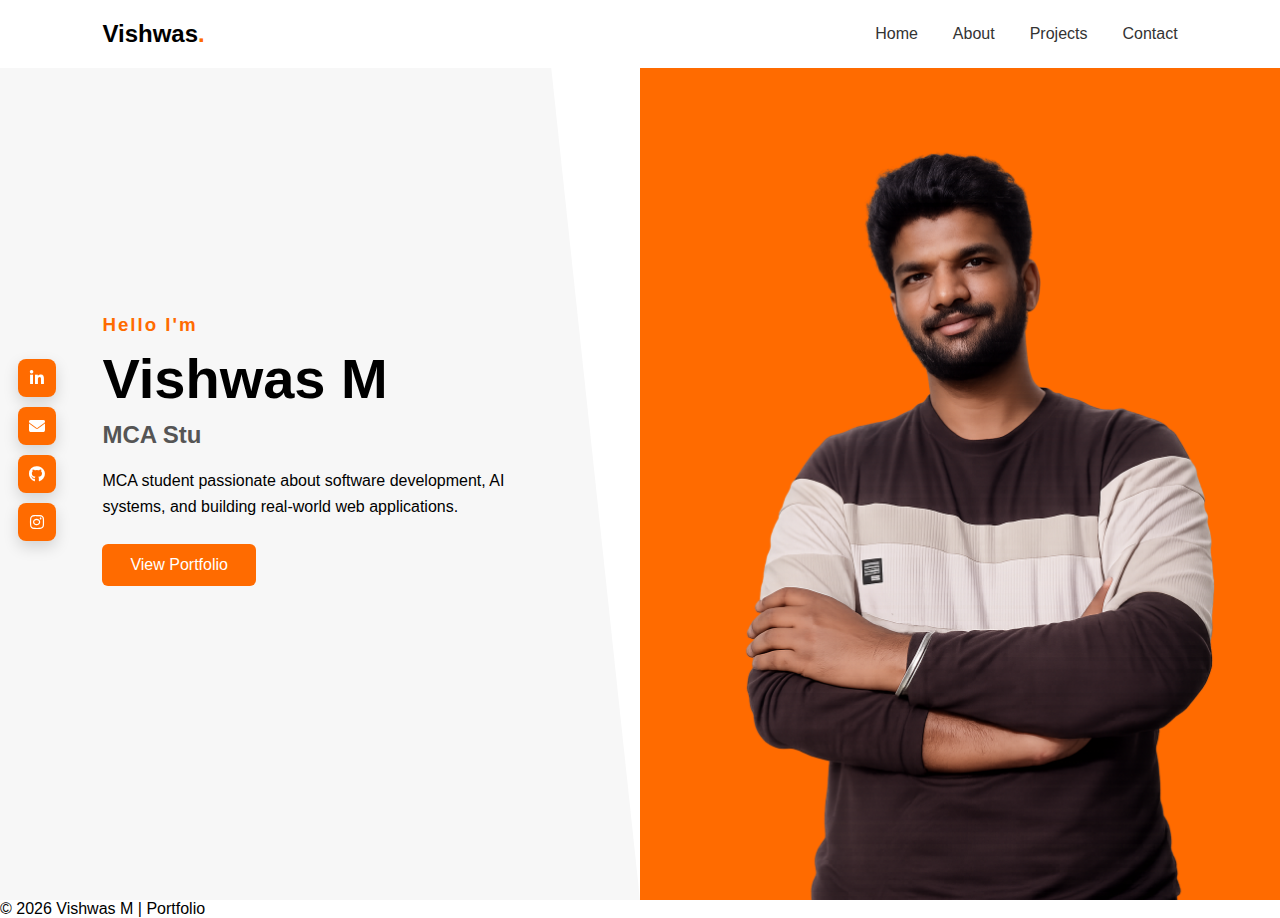
<file: index.html>
<!DOCTYPE html>
<html>
<head>
<title>Vishwas M | Portfolio</title>
<meta name="viewport" content="width=device-width, initial-scale=1.0">
<link rel="stylesheet" href="style.css">

<link rel="stylesheet"
href="https://cdnjs.cloudflare.com/ajax/libs/font-awesome/6.5.0/css/all.min.css">

</head>

<div class="social-fixed">

<a href="https://www.linkedin.com/in/vishwas-m-31685a308/" target="_blank">
<i class="fab fa-linkedin-in"></i>
</a>

<a href="mailto:vishwasm485@gmail.com?subject=Contact from Portfolio&body=Hello Vishwas,">
<i class="fas fa-envelope"></i>
</a>

<a href="https://github.com/Vishwasm485" target="_blank">
<i class="fab fa-github"></i>
</a>

<a href="https://www.instagram.com/_.vishwas.__m?igsh=dDV6em12bTk2ajlh" target="_blank">
<i class="fab fa-instagram"></i>
</a>

</div>

<body>

<header class="navbar">
<div class="logo">Vishwas<span>.</span></div>

<ul class="nav-links">
<li><a href="#">Home</a></li>
<li><a href="about.html">About</a></li>
<li><a href="projects.html">Projects</a></li>
<li><a href="contact.html">Contact</a></li>
</ul>
</header>

<section class="hero">

<!-- LEFT CONTENT -->
<div class="hero-left">

<h3>Hello I'm</h3>

<h1>Vishwas M</h1>

<h2><span id="typing"></span></h2>

<p>
MCA student passionate about software development, AI systems,
and building real-world web applications.
</p>

<a href="projects.html" class="btn">View Portfolio</a>

</div>

<!-- RIGHT IMAGE -->
<div class="hero-right">
<img src="profileimage.png" alt="Vishwas">
</div>


</section>

<script src="script.js"></script>

<footer class="footer">
<p>© 2026 Vishwas M | Portfolio</p>
</footer>

</body>
</html>
</file>
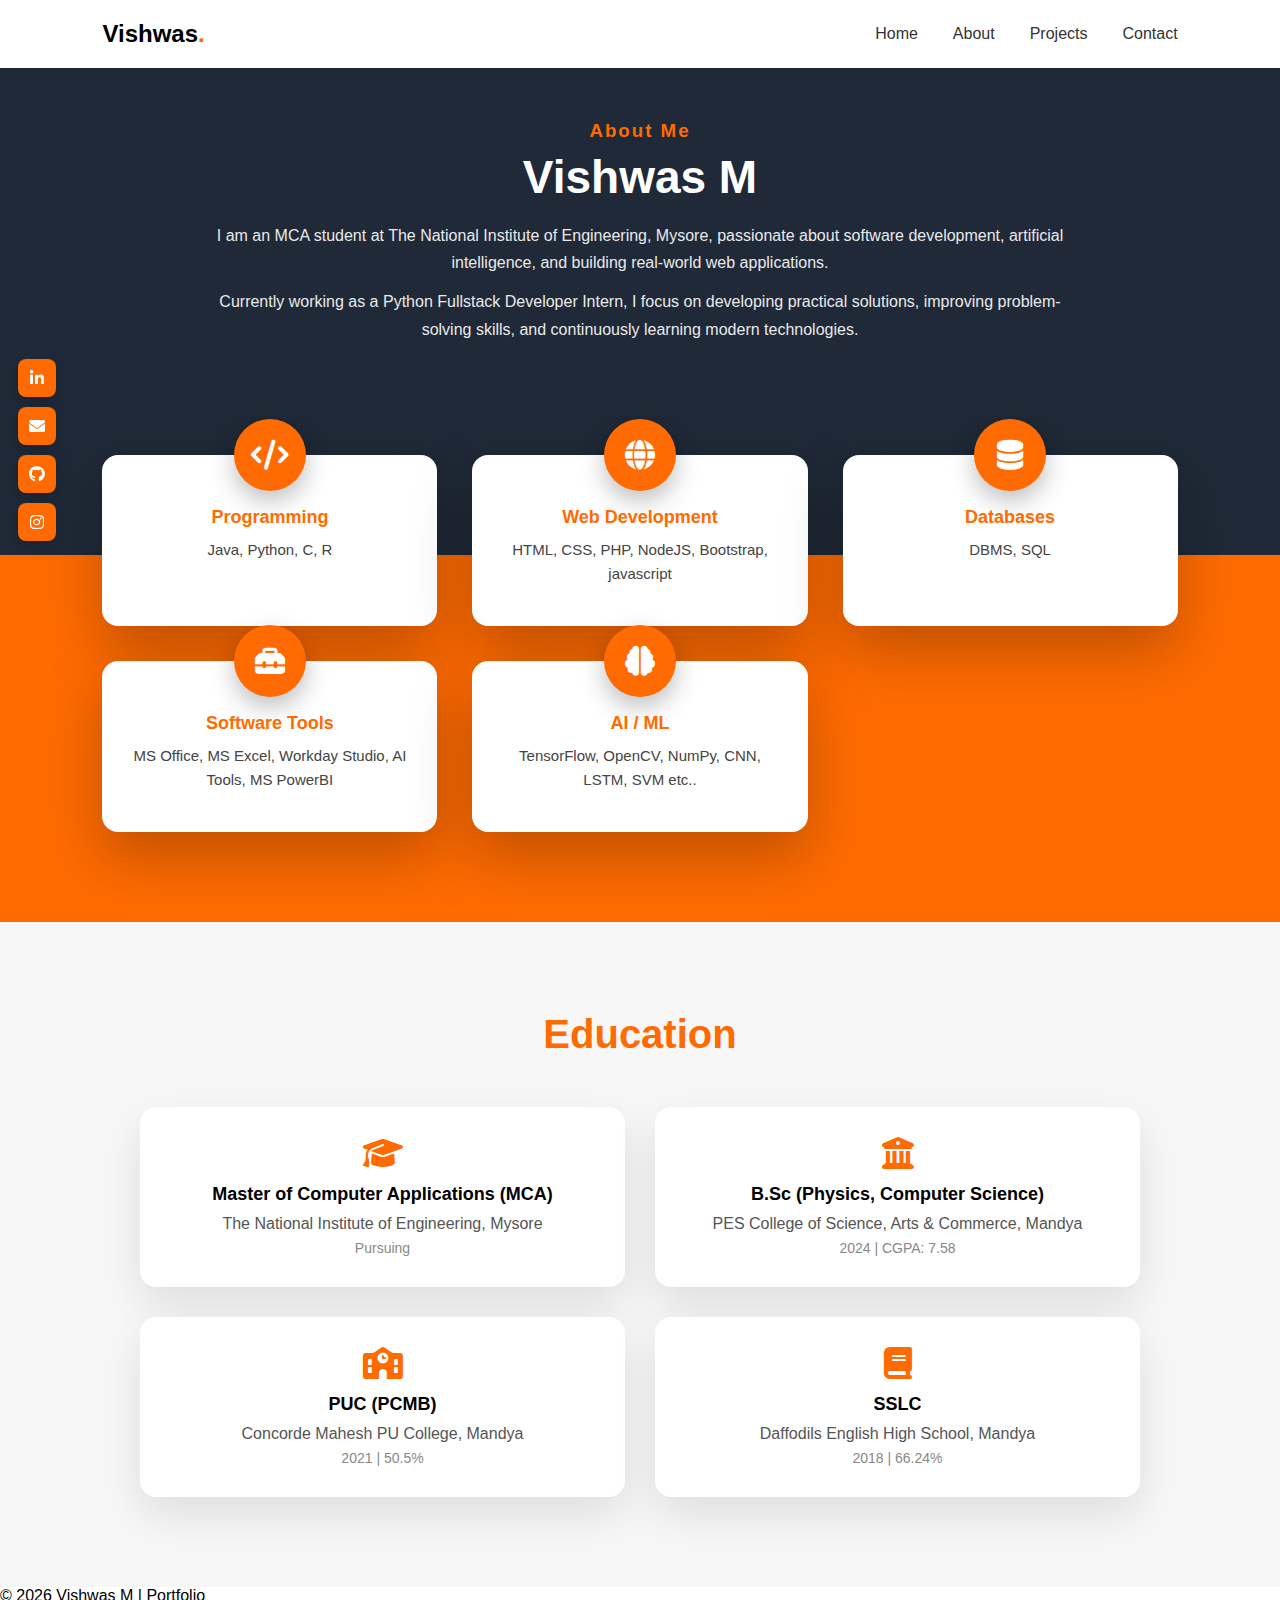
<file: about.html>
<!DOCTYPE html>
<html>
<head>
<title>About | Vishwas M</title>
<meta name="viewport" content="width=device-width, initial-scale=1.0">
<link rel="stylesheet" href="style.css">

<link rel="stylesheet"
href="https://cdnjs.cloudflare.com/ajax/libs/font-awesome/6.5.0/css/all.min.css">

</head>
<div class="social-fixed">

<a href="https://www.linkedin.com/in/vishwas-m-31685a308/" target="_blank">
<i class="fab fa-linkedin-in"></i>
</a>

<a href="mailto:vishwasm485@gmail.com">
<i class="fas fa-envelope"></i>
</a>

<a href="https://github.com/Vishwasm485" target="_blank">
<i class="fab fa-github"></i>
</a>

<a href="https://www.instagram.com/_.vishwas.__m?igsh=dDV6em12bTk2ajlh" target="_blank">
<i class="fab fa-instagram"></i>
</a>

</div>
<body>

<header class="navbar">
<div class="logo">Vishwas<span>.</span></div>

<ul class="nav-links">
<li><a href="index.html">Home</a></li>
<li><a href="about.html">About</a></li>
<li><a href="projects.html">Projects</a></li>
<li><a href="contact.html">Contact</a></li>
</ul>
</header>

<section class="about-section">

<div class="banner-text">

<h3>About Me</h3>
<h1>Vishwas M</h1>

<p>
I am an MCA student at The National Institute of Engineering, Mysore,
passionate about software development, artificial intelligence,
and building real-world web applications.
</p>

<p>
Currently working as a Python Fullstack Developer Intern, I focus on
developing practical solutions, improving problem-solving skills,
and continuously learning modern technologies.
</p>

</div>
</section>
<section class="about-bottom">

<div class="skills-grid">

<div class="skill-box"><div class="icon"><i class="fas fa-code"></i></div>
<h4>Programming</h4>
<p>Java, Python, C, R</p>
</div>

<div class="skill-box"><div class="icon"><i class="fas fa-globe"></i></div>
<h4>Web Development</h4>
<p>HTML, CSS, PHP, NodeJS, Bootstrap, javascript</p>
</div>

<div class="skill-box"><div class="icon"><i class="fas fa-database"></i></div>
<h4>Databases</h4>
<p>DBMS, SQL</p>
</div>

<div class="skill-box">
    <div class="icon"><i class="fas fa-toolbox"></i></div>
    <h4>Software Tools</h4>
    <p>MS Office, MS Excel, Workday Studio, AI Tools, MS PowerBI</p>
</div>


<div class="skill-box">
<div class="icon"><i class="fas fa-brain"></i></div>
<h4>AI / ML</h4>
<p>TensorFlow, OpenCV, NumPy, CNN, LSTM, SVM etc..</p>
</div>


</div>

</div>

</section>

<section class="education-section">

<h2 class="edu-title">Education</h2>

<div class="education-grid">

<div class="edu-card">
<i class="fas fa-graduation-cap"></i>
<h3>Master of Computer Applications (MCA)</h3>
<p>The National Institute of Engineering, Mysore</p>
<span>Pursuing</span>
</div>

<div class="edu-card">
<i class="fas fa-university"></i>
<h3>B.Sc (Physics, Computer Science)</h3>
<p>PES College of Science, Arts & Commerce, Mandya</p>
<span>2024 | CGPA: 7.58</span>
</div>

<div class="edu-card">
<i class="fas fa-school"></i>
<h3>PUC (PCMB)</h3>
<p>Concorde Mahesh PU College, Mandya</p>
<span>2021 | 50.5%</span>
</div>

<div class="edu-card">
<i class="fas fa-book"></i>
<h3>SSLC</h3>
<p>Daffodils English High School, Mandya</p>
<span>2018 | 66.24%</span>
</div>

</div>

</section>


<footer class="footer">
<p>© 2026 Vishwas M | Portfolio</p>
</footer>

</body>
</html>
</file>
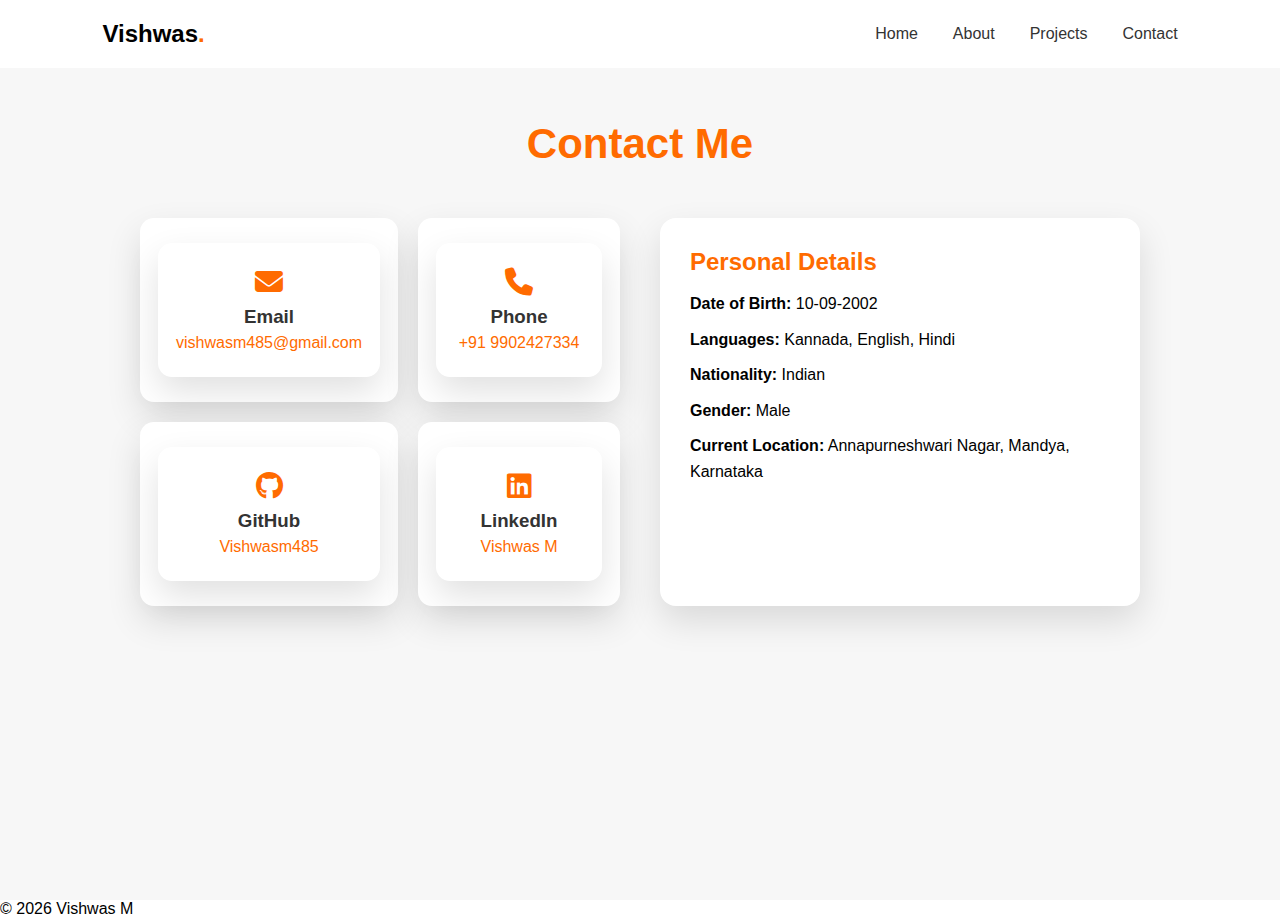
<file: contact.html>
<!DOCTYPE html>
<html>
<head>
<title>Contact | Vishwas M</title>
<link rel="stylesheet" href="style.css">

<link rel="stylesheet"
href="https://cdnjs.cloudflare.com/ajax/libs/font-awesome/6.5.0/css/all.min.css">

</head>
<body>

<header class="navbar">
<div class="logo">Vishwas<span>.</span></div>
<ul class="nav-links">
<li><a href="index.html">Home</a></li>
<li><a href="about.html">About</a></li>
<li><a href="projects.html">Projects</a></li>
<li><a href="contact.html">Contact</a></li>
</ul>
</header>


<section class="contact-section">

<h1 class="section-title">Contact Me</h1>

<div class="contact-container">

<!-- LEFT INFO -->
<div class="contact-info">

<div class="contact-card">

<a href="mailto:vishwasm485@gmail.com?subject=Contact from Portfolio&body=Hello Vishwas," class="contact-card">

<i class="fas fa-envelope"></i>
<h3>Email</h3>
<p>vishwasm485@gmail.com</p>

</a>

</div>

<div class="contact-card">

<a href="tel:+919902427334" class="contact-card">

<i class="fas fa-phone"></i>
<h3>Phone</h3>
<p>+91 9902427334</p>

</a>

</div>

<div class="contact-card">

<a href="https://github.com/Vishwasm485" target="_blank" class="contact-card">

<i class="fab fa-github"></i>
<h3>GitHub</h3>
<p>Vishwasm485</p>

</a>

</div>

<div class="contact-card">
    

<a href="https://www.linkedin.com/in/vishwas-m-31685a308/" target="_blank" class="contact-card">

<i class="fab fa-linkedin"></i>
<h3>LinkedIn</h3>
<p>Vishwas M</p>

</a>

</div>

</div>

<!-- RIGHT PERSONAL DETAILS -->
<div class="personal-info">

<h2>Personal Details</h2>

<ul>
<li><strong>Date of Birth:</strong> 10-09-2002</li>
<li><strong>Languages:</strong> Kannada, English, Hindi</li>
<li><strong>Nationality:</strong> Indian</li>
<li><strong>Gender:</strong> Male</li>
<li><strong>Current Location:</strong> Annapurneshwari Nagar, Mandya, Karnataka</li>
</ul>

</div>

</div>

</section>


<footer>© 2026 Vishwas M</footer>

</body>
</html>
</file>
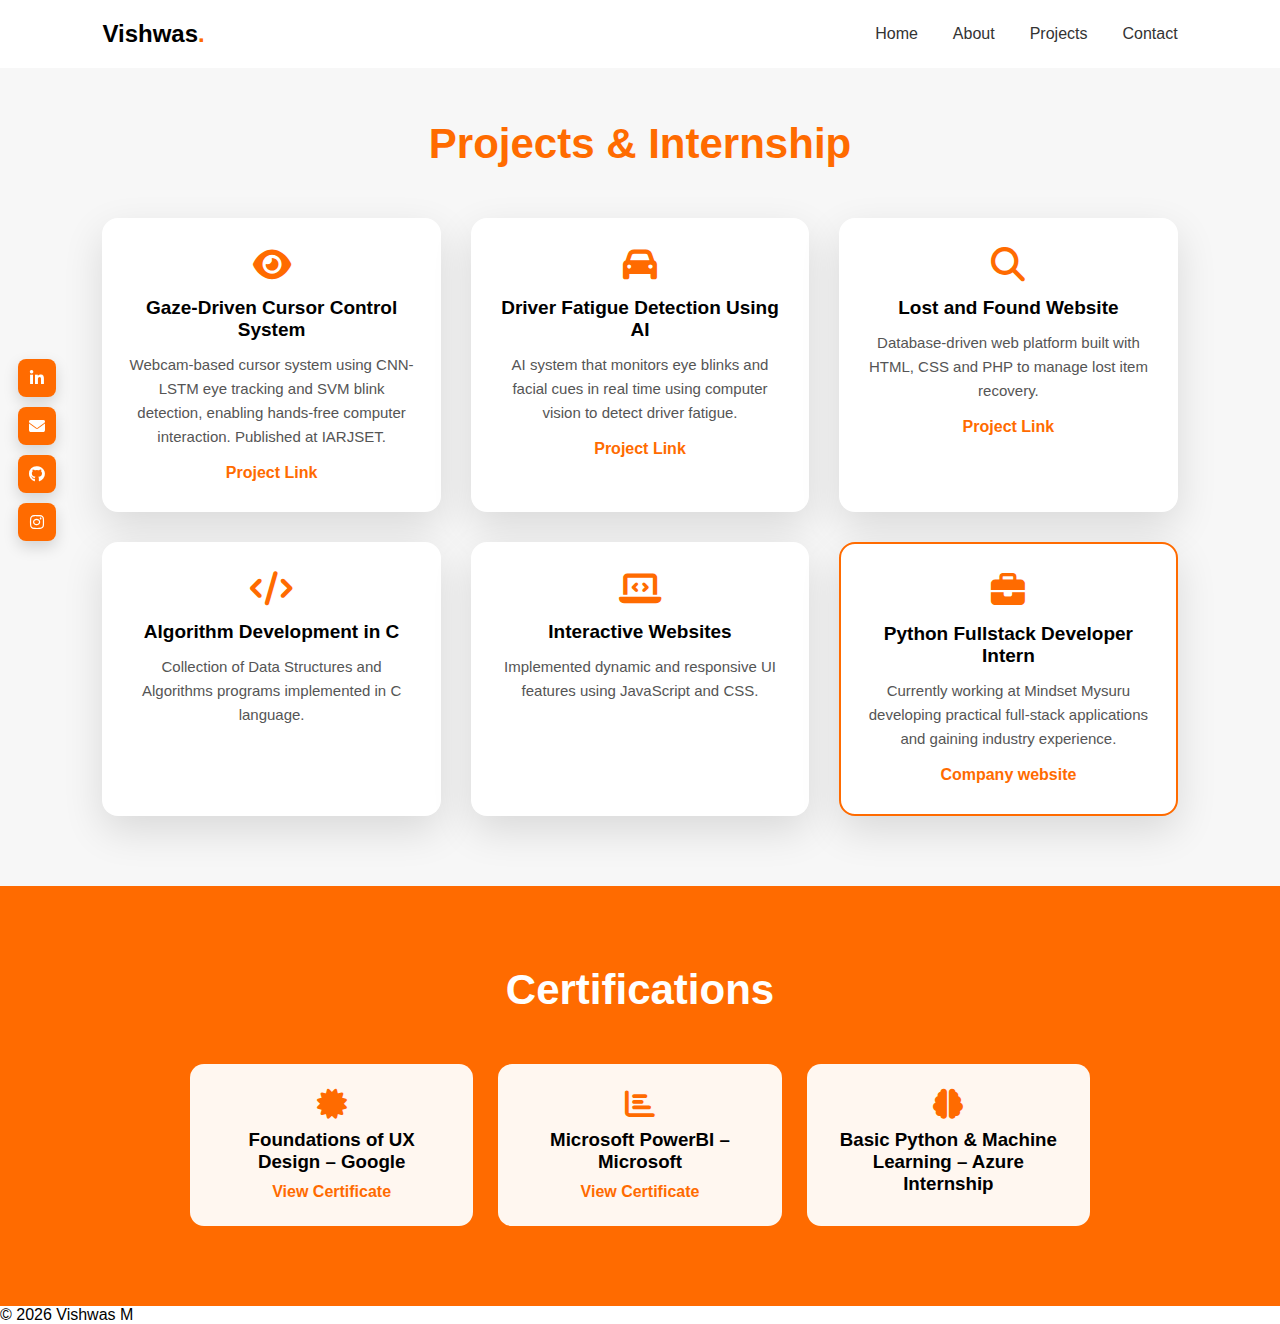
<file: projects.html>
<!DOCTYPE html>
<html>
<head>
<title>Projects | Vishwas M</title>
<link rel="stylesheet" href="style.css">
<link rel="stylesheet"
href="https://cdnjs.cloudflare.com/ajax/libs/font-awesome/6.5.0/css/all.min.css">
</head>
<div class="social-fixed">

<a href="https://www.linkedin.com/in/vishwas-m-31685a308/" target="_blank">
<i class="fab fa-linkedin-in"></i>
</a>


<a href="mailto:vishwasm485@gmail.com?subject=Contact from Portfolio&body=Hello Vishwas,">
<i class="fas fa-envelope"></i>
</a>

<a href="https://github.com/Vishwasm485" target="_blank">
<i class="fab fa-github"></i>
</a>

<a href="https://www.instagram.com/_.vishwas.__m?igsh=dDV6em12bTk2ajlh" target="_blank">
<i class="fab fa-instagram"></i>
</a>

</div>
<body>

<header class="navbar">
<div class="logo">Vishwas<span>.</span></div>
<ul class="nav-links">
<li><a href="index.html">Home</a></li>
<li><a href="about.html">About</a></li>
<li><a href="projects.html">Projects</a></li>
<li><a href="contact.html">Contact</a></li>
</ul>
</header>

<section class="projects-section">

<h1 class="section-title">Projects & Internship</h1>

<div class="projects-grid">

<!-- Gaze Driven -->
<div class="project-card">
<i class="fas fa-eye"></i>
<h3>Gaze-Driven Cursor Control System</h3>
<p>
Webcam-based cursor system using CNN-LSTM eye tracking and SVM blink detection,
enabling hands-free computer interaction. Published at IARJSET.
</p>
<a href="https://github.com/Vishwasm485/Gaze-Driven-Cursor-Control-System">Project Link</a>
</div>

<!-- Driver Fatigue -->
<div class="project-card">
<i class="fas fa-car"></i>
<h3>Driver Fatigue Detection Using AI</h3>
<p>
AI system that monitors eye blinks and facial cues in real time using computer vision
to detect driver fatigue.
</p>
<a href="https://github.com/Vishwasm485/Driver-Fatigue-Detection-Using-AI">Project Link</a>
</div>

<!-- Lost & Found -->
<div class="project-card">
<i class="fas fa-search"></i>
<h3>Lost and Found Website</h3>
<p>
Database-driven web platform built with HTML, CSS and PHP to manage lost item recovery.
</p>
<a href="https://github.com/Vishwasm485/lost-and-found-objects">Project Link</a>
</div>

<!-- DSA -->
<div class="project-card">
<i class="fas fa-code"></i>
<h3>Algorithm Development in C</h3>
<p>
Collection of Data Structures and Algorithms programs implemented in C language.
</p>
</div>

<!-- Web Elements -->
<div class="project-card">
<i class="fas fa-laptop-code"></i>
<h3>Interactive Websites</h3>
<p>
Implemented dynamic and responsive UI features using JavaScript and CSS.
</p>
</div>

<!-- Internship -->
<div class="project-card highlight">
<i class="fas fa-briefcase"></i>
<h3>Python Fullstack Developer Intern</h3>
<p>
Currently working at Mindset Mysuru developing practical full-stack applications
and gaining industry experience.
</p>
<a href="http://www.mindsetmysore.in/">Company website</a>
</div>
</div>
</section>


<section class="cert-section">

<h1 class="section-title1">Certifications</h1>

<div class="cert-grid">

<div class="cert-card">
<i class="fas fa-certificate"></i>
<h3>Foundations of UX Design – Google</h3>
<a href="https://drive.google.com/file/d/1BXtgp3t9s3B6tvYqxiDIVoFXdjCdBwzx/view?usp=drive_link">View Certificate</a>
</div>

<div class="cert-card">
<i class="fas fa-chart-bar"></i>
<h3>Microsoft PowerBI – Microsoft</h3>
<a href="https://drive.google.com/file/d/1MBDg7L6z3pAlMDnDQxMkalRPzvIGNADp/view?usp=drive_link">View Certificate</a>
</div>

<div class="cert-card">
<i class="fas fa-brain"></i>
<h3>Basic Python & Machine Learning – Azure Internship</h3>
</div>

</div>
</section>



<footer class="footer">
<p>© 2026 Vishwas M</p>
</footer>

</body>
</html>
</file>
<file: style.css>
*{
margin:0;
padding:0;
box-sizing:border-box;
font-family:Segoe UI, sans-serif;
}

html,body{
height:100%;
}

body{
overflow-x:hidden;
display:flex;
flex-direction:column;
min-height:100vh;
}

/* ===== NAVBAR ===== */

.navbar{
display:flex;
justify-content:space-between;
align-items:center;
padding:20px 8%;
background:white;
position:absolute;
width:100%;
z-index:100;
}

.logo{
font-size:24px;
font-weight:bold;
}

.logo span{
color:#ff6b00;
}

.nav-links{
display:flex;
gap:35px;
list-style:none;
}

.nav-links a{
text-decoration:none;
color:#333;
font-weight:500;
}

.nav-links a:hover{
color:#ff6b00;
}

/* ===== HERO SECTION ===== */

.hero{
display:flex;
flex:1;              /* IMPORTANT: lets footer sit at bottom */
min-height:100vh;    /* better than height:100vh */
}

/* LEFT SIDE */

.hero-left{
width:50%;
background:#f7f7f7;
padding:140px 8%;
display:flex;
flex-direction:column;
justify-content:center;
clip-path:polygon(0 0, 85% 0, 100% 100%, 0% 100%);
}

.hero-left h3{
color:#ff6b00;
letter-spacing:2px;
margin-bottom:10px;
}

.hero-left h1{
font-size:56px;
margin-bottom:10px;
}

.hero-left h2{
color:#555;
height:32px;
margin-bottom:15px;
}

.hero-left p{
max-width:420px;
line-height:1.6;
margin-bottom:25px;
}

/* BUTTON */

.btn{
display:inline-block;
padding:12px 28px;
background:#ff6b00;
color:white;
text-decoration:none;
border-radius:6px;
width:fit-content;
}

.btn:hover{
background:#e65c00;
}

/* RIGHT SIDE */

.hero-right{
width:50%;
background:#ff6b00;
display:flex;
align-items:flex-end;
justify-content:center;
position:relative;
}

.hero-right img{
max-height:85vh;
position:absolute;
bottom:0;
}

/* FIXED HOVER (previous selector wrong) */

.skill-box:hover{
transform:translateY(-6px);
box-shadow:0 18px 35px rgba(0,0,0,0.12);
}

/* ===== MOBILE ===== */

@media(max-width:900px){

.hero{
flex-direction:column;
min-height:auto;
}

.hero-left{
width:100%;
clip-path:none;
padding:100px 30px 40px;
text-align:center;
}

.hero-right{
width:100%;
height:420px;
}

.hero-right img{
max-height:420px;
position:relative;
}

}

/* ===== FOOTER ===== */


/* ===== ABOUT PAGE CLEAN ===== */


/* ===== ABOUT TOP SECTION (DARK BANNER) ===== */

.icon{
width:70px;
height:70px;
display:flex;
align-items:center;
justify-content:center;
border-radius:50%;
margin:-70px auto 15px;

background:#ff6b00;
color:white;
font-size:28px;

box-shadow:0 10px 25px rgba(0,0,0,0.25);
}

.about-section{
background:#1f2937;
color:white;
padding:120px 20px 200px;
text-align:center;
position:relative;
}

.banner-text{
max-width:850px;
margin:auto;
}

.banner-text h3{
color:#ff6b00;
letter-spacing:2px;
margin-bottom:8px;
}

.banner-text h1{
font-size:46px;
margin-bottom:18px;
}

.banner-text p{
line-height:1.7;
opacity:0.9;
margin-bottom:12px;
}

/* ===== ORANGE BOTTOM AREA ===== */

.about-bottom{
background:#ff6b00;
padding:160px 8% 90px;
position:relative;
}

/* ===== FLOATING GRID ===== */

.skills-grid{
display:grid;
grid-template-columns:repeat(3,1fr);
gap:35px;

/* THIS CREATES FLOATING OVERLAP */
margin-top:-260px;
}

/* ===== CARD ===== */

.skill-box{
background:white;
padding:40px 26px;
border-radius:16px;
text-align:center;
box-shadow:0 25px 60px rgba(0,0,0,0.25);
transition:.35s;
position:relative;
}

/* HOVER LIFT */

.skill-box:hover{
transform:translateY(-12px);
}

/* ===== ICON CIRCLE ===== */

.skill-box .icon{
width:72px;
height:72px;
background:#ff6b00;
color:white;
display:flex;
align-items:center;
justify-content:center;
border-radius:50%;
font-size:30px;

/* FLOAT ABOVE CARD */
margin:-76px auto 16px;

box-shadow:0 10px 25px rgba(0,0,0,0.25);
}

/* ===== TEXT ===== */

.skill-box h4{
margin-bottom:10px;
color:#ff6b00;
font-size:18px;
}

.skill-box p{
font-size:15px;
line-height:1.6;
color:#444;
}

/* ===== EDUCATION SECTION ===== */

.education-section{
background:#f7f7f7;
padding:90px 8%;
text-align:center;
}

.edu-title{
font-size:40px;
margin-bottom:50px;
color:#ff6b00;
}

/* GRID */

.education-grid{
display:grid;
grid-template-columns:repeat(2,1fr);
gap:30px;
max-width:1000px;
margin:auto;
}

/* CARD */

.edu-card{
background:white;
padding:30px 25px;
border-radius:16px;
box-shadow:0 18px 45px rgba(0,0,0,0.1);
transition:.3s;
}

.edu-card:hover{
transform:translateY(-8px);
}

/* ICON */

.edu-card i{
font-size:32px;
color:#ff6b00;
margin-bottom:15px;
}

.edu-card h3{
margin-bottom:10px;
font-size:18px;
}

.edu-card p{
color:#555;
margin-bottom:6px;
}

.edu-card span{
font-size:14px;
color:#888;
}

/* MOBILE */

@media(max-width:800px){
.education-grid{
grid-template-columns:1fr;
}
}


/* ===== RESPONSIVE ===== */

@media(max-width:1000px){

.skills-grid{
grid-template-columns:repeat(2,1fr);
margin-top:-220px;
}

}

@media(max-width:650px){

.skills-grid{
grid-template-columns:1fr;
margin-top:-180px;
}

.banner-text h1{
font-size:34px;
}

.about-section{
padding:100px 20px 160px;
}

.about-bottom{
padding:140px 25px 80px;
}

}

/* ===== PROJECTS ===== */

.nav-links a.active{
color:#ff6b00;
font-weight:600;
}

.projects-section{
padding:120px 8% 70px;
background:#f7f7f7;
text-align:center;
}

.section-title{
font-size:42px;
margin-bottom:50px;
color:#ff6b00;
}

.projects-grid{
display:grid;
grid-template-columns:repeat(3,1fr);
gap:30px;
}

/* PROJECT CARD */

.project-card{
background:white;
padding:30px 24px;
border-radius:16px;
box-shadow:0 15px 40px rgba(0,0,0,0.12);
transition:.3s;
}

.project-card:hover{
transform:translateY(-10px);
}

.project-card i{
font-size:34px;
color:#ff6b00;
margin-bottom:15px;
}

.project-card h3{
margin-bottom:12px;
font-size:19px;
}

.project-card p{
font-size:15px;
line-height:1.6;
margin-bottom:15px;
color:#555;
}

.project-card a{
text-decoration:none;
color:#ff6b00;
font-weight:600;
}

/* highlight internship */
.project-card.highlight{
border:2px solid #ff6b00;
}

/* ===== CERTIFICATIONS ===== */

.cert-section{
padding:80px 8%;
background:#ff6b00;
text-align:center;
}
.section-title1{
font-size:42px;
margin-bottom:50px;
color:white;}

.cert-grid{
display:grid;
grid-template-columns:repeat(3,1fr);
gap:25px;
max-width:900px;
margin:auto;
}

.cert-card{
background:#fff7f0;
padding:25px;
border-radius:14px;
transition:.3s;
}

.cert-card:hover{
transform:translateY(-6px);
}

.cert-card i{
font-size:30px;
color:#ff6b00;
margin-bottom:10px;
}

.cert-card a{
display:inline-block;
margin-top:10px;
color:#ff6b00;
font-weight:600;
text-decoration:none;
}

/* ===== MOBILE ===== */

@media(max-width:1000px){

.projects-grid{
grid-template-columns:repeat(2,1fr);
}

.cert-grid{
grid-template-columns:repeat(2,1fr);
}

}

@media(max-width:650px){

.projects-grid,
.cert-grid{
grid-template-columns:1fr;
}

.section-title{
font-size:32px;
}

}

/* ===== FIXED SOCIAL ICON BAR ===== */

.social-fixed{
position:fixed;
left:18px;
top:50%;
transform:translateY(-50%);
display:flex;
flex-direction:column;   /* horizontal icons */
gap:10px;
z-index:999;
}

/* ICON STYLE */

.social-fixed a{
width:38px;
height:38px;
display:flex;
align-items:center;
justify-content:center;

background:#ff6b00;
color:#ffffff;
border-radius:8px;

box-shadow:0 6px 15px rgba(0,0,0,0.15);

text-decoration:none;
font-size:16px;

transition:.25s;
}

/* HOVER EFFECT */

.social-fixed a:hover{
background:#ff6b00;
color:white;
transform:translateY(-3px);
}

/* MOBILE */

@media(max-width:700px){

.social-fixed{
right:10px;
gap:8px;
}

.social-fixed a{
width:34px;
height:34px;
font-size:14px;
}

}

/* ===== CONTACT PAGE ===== */

.contact-section{
padding:120px 8% 70px;
background:#f7f7f7;
text-align:center;
min-height:100vh;
}

.section-title{
font-size:42px;
margin-bottom:50px;
color:#ff6b00;
}

/* CONTAINER */

.contact-container{
display:grid;
grid-template-columns:1fr 1fr;
gap:40px;
max-width:1000px;
margin:auto;
}

/* CONTACT CARDS */

.contact-info{
display:grid;
grid-template-columns:repeat(2,1fr);
gap:20px;
}


.contact-card{
display:block;            /* makes full card clickable */
background:white;
padding:25px 18px;
border-radius:14px;
box-shadow:0 15px 35px rgba(0,0,0,0.12);
transition:.25s;
text-decoration:none;
color:#333;
}

.contact-card:hover{
transform:translateY(-6px);
box-shadow:0 25px 50px rgba(0,0,0,0.18);
border:2px solid #ff6b00;
}

/* ICON */

.contact-card i{
font-size:28px;
color:#ff6b00;
margin-bottom:10px;
display:block;
}

/* TITLE */

.contact-card h3{
margin-bottom:6px;
}

/* LINK TEXT ORANGE */

.contact-card p{
color:#ff6b00;
font-weight:500;
}

/* PERSONAL DETAILS */

.personal-info{
background:white;
padding:30px;
border-radius:16px;
box-shadow:0 15px 35px rgba(0,0,0,0.12);
text-align:left;
}

.personal-info h2{
color:#ff6b00;
margin-bottom:15px;
}

.personal-info ul{
list-style:none;
}

.personal-info li{
margin-bottom:10px;
line-height:1.6;
}

/* MOBILE */

@media(max-width:850px){

.contact-container{
grid-template-columns:1fr;
}

.contact-info{
grid-template-columns:1fr;
}

.section-title{
font-size:32px;
}

}
</file>
